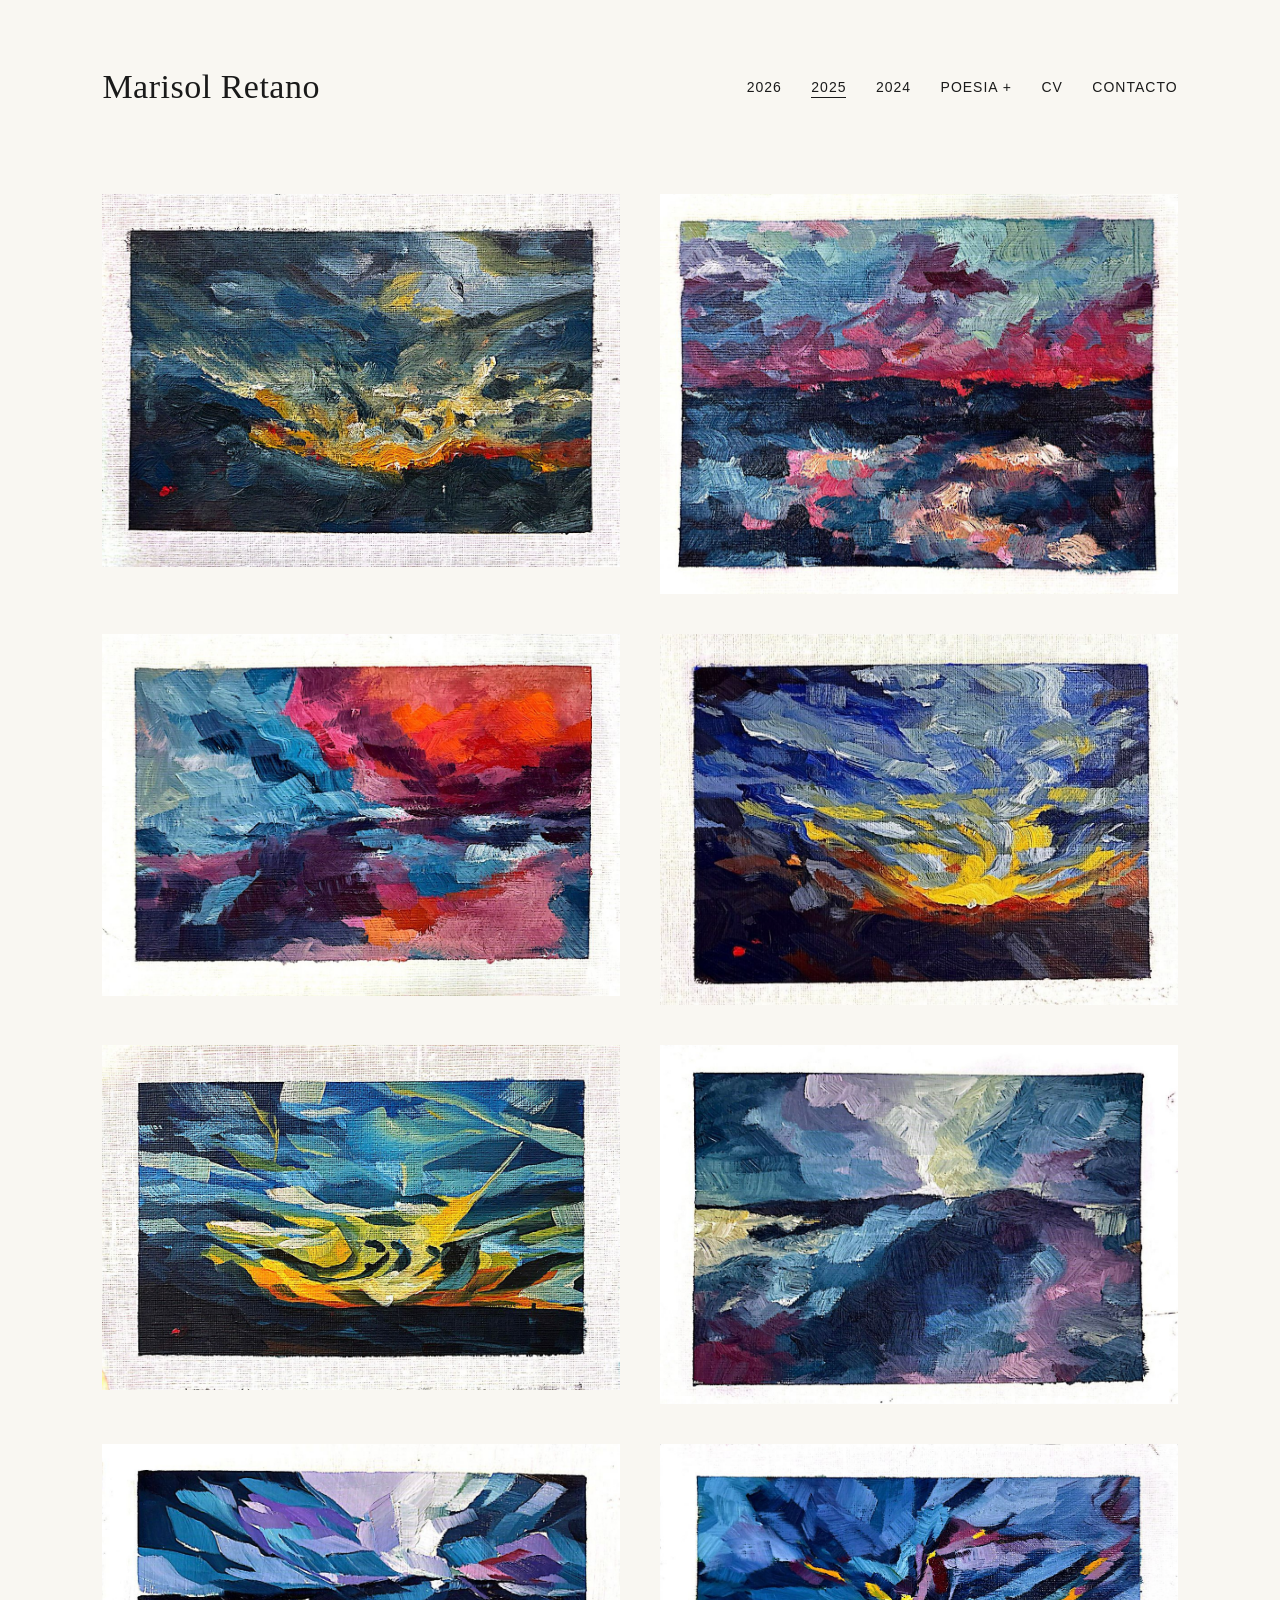
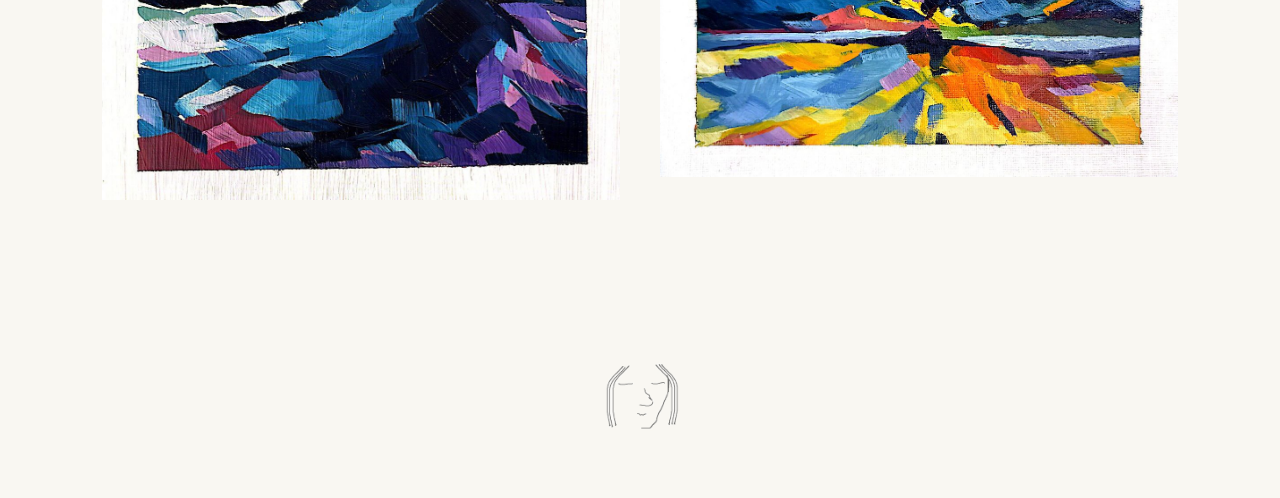
<file: index.html>
<!DOCTYPE html>
<html lang="es">
<head>
    <meta charset="UTF-8">
    <meta name="viewport" content="width=device-width, initial-scale=1.0">
    <title>Marisol Retano | 2025</title>
    <link rel="stylesheet" href="style.css">
</head>
<body>

<header>
    <div class="logo"><a href="index.html" style="text-decoration:none; color:inherit;">Marisol Retano</a></div>
    <nav>
        <a href="2026.html">2026</a>
        <a href="index.html" class="active">2025</a>
        <a href="2024.html">2024</a>
        <a href="poesia.html">Poesia +</a>
        <a href="cv.html">CV</a>
        <a href="contacto.html">Contacto</a>
    </nav>
</header>

<main>
    <section class="gallery" id="contenedor-galeria">
    </section>
</main>

<footer>
    <div class="signature-container">
        <img src="imagenes/firma.jpg" alt="Firma Retano" class="signature-icon">
    </div>
</footer>

<script>

    /* =================
       🟢OBRAS (2025)🟢
       =================*/

    const obras2025 = [
        {
            archivo: "obra25-1.jpg",
            tituloBase: "Exploraciones del azul No.1 Cobalto",
            fichaTecnica: "Exploraciones del azul<br>No.1 Cobalto<br>Óleo<br>15.5 x 22.7 cm<br>2025",
            tamano: ""
        },
        {
            archivo: "obra25-2.jpg",
            tituloBase: "Atardecer No.8",
            fichaTecnica: "Atardecer No.8<br>Óleo<br>16 x 22.4 cm<br>2025",
            tamano: ""
        },
        {
            archivo: "obra25-3.jpg",
            tituloBase: "Ecos, no.1",
            fichaTecnica: "Ecos, no.1<br>Óleo<br>14 x 22.3 cm<br>2025",
            tamano: ""
        },
        {
            archivo: "obra25-4.jpg",
            tituloBase: "Exploraciones del azul No.3 Ultramar",
            fichaTecnica: "Exploraciones del azul<br>No.3 Ultramar<br>Óleo<br>16 x 22.2 cm<br>2025",
            tamano: ""
        },
        {
            archivo: "obra25-5.jpg",
            tituloBase: "Exploraciones del azul No.2 Prusia",
            fichaTecnica: "Exploraciones del azul<br>No.2 Prusia<br>Óleo<br>15 x 23.3 cm<br>2025",
            tamano: ""
        },
        {
            archivo: "obra25-6.jpg",
            tituloBase: "Rencuentros: Ecos y tus ojos / Oscuros No.4",
            fichaTecnica: "Rencuentros:<br>Ecos y tus ojos / Oscuros No.4<br>Óleo<br>16.5 x 22.8 cm<br>2025",
            tamano: ""
        },
        {
            archivo: "obra25-7.jpg",
            tituloBase: "Rencuentros: Ecos y tus ojos / Oscuros no.2",
            fichaTecnica: "Rencuentros:<br>Ecos y tus ojos / Oscuros no.2<br>Óleo<br>14.8 x 21 cm<br>2025",
            tamano: ""
        },
        {
            archivo: "obra25-8.jpg",
            tituloBase: "Llanura no.1",
            fichaTecnica: "Llanura no.1<br>Óleo<br>17 x 25 cm<br>2025",
            tamano: ""
        }
    ];

    /*🛑 EL MOTOR 🛑*/

    const contenedor = document.getElementById('contenedor-galeria');

    obras2025.forEach(obra => {
        const cajaObra = document.createElement('div');

        if (obra.tamano !== "") {
            cajaObra.className = `item ${obra.tamano}`;
        } else {
            cajaObra.className = "item";
        }

        cajaObra.innerHTML = `
            <img src="imagenes/${obra.archivo}" alt="${obra.tituloBase}">
            <div class="overlay">
                <span>${obra.fichaTecnica}</span>
            </div>
        `;

        cajaObra.addEventListener('click', function() {
            if (this.classList.contains('active')) {
                this.classList.remove('active');
            } else {
                document.querySelectorAll('.item').forEach(i => i.classList.remove('active'));
                this.classList.add('active');
            }
        });

        contenedor.appendChild(cajaObra);
    });

    /*🛑 SEGURIDAD 🛑*/

    document.addEventListener('contextmenu', e => e.preventDefault());
    document.addEventListener('dragstart', e => { if (e.target.nodeName === 'IMG') e.preventDefault(); });
</script>

</body>
</html>
</file>
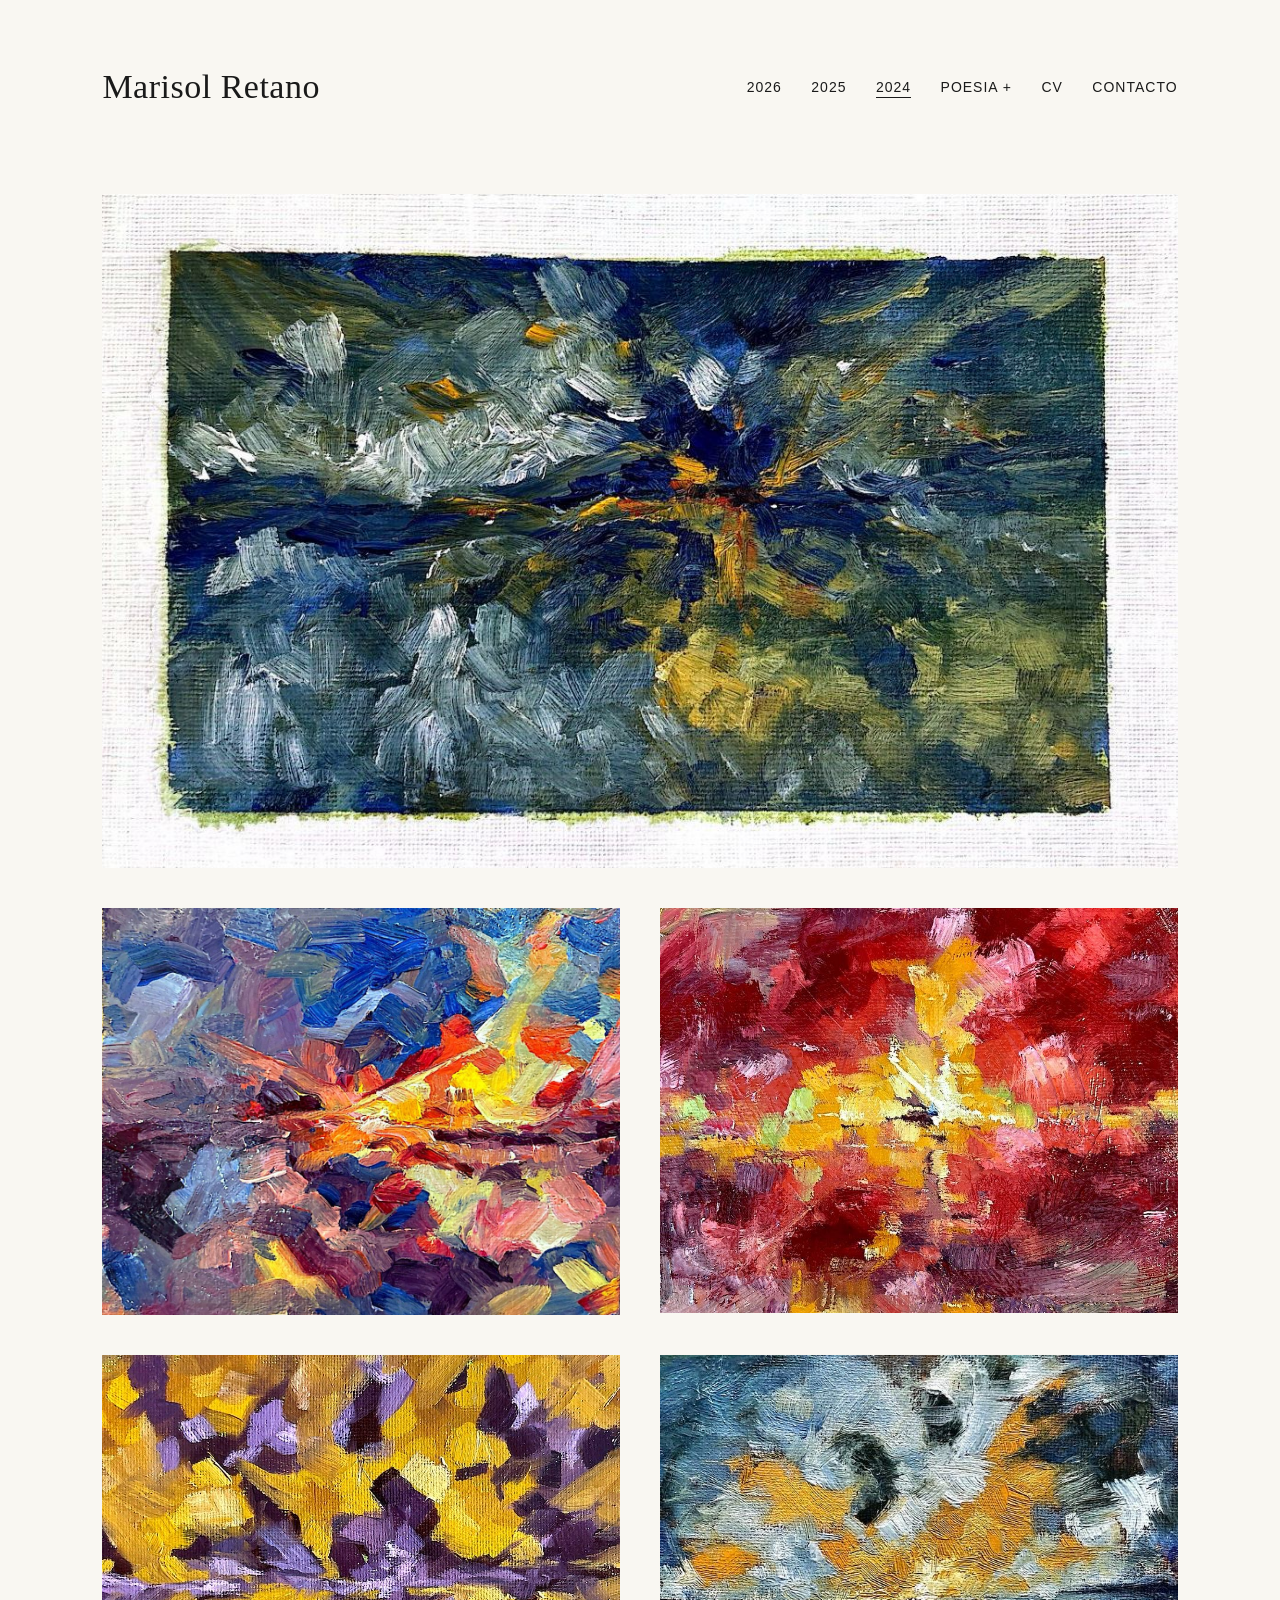
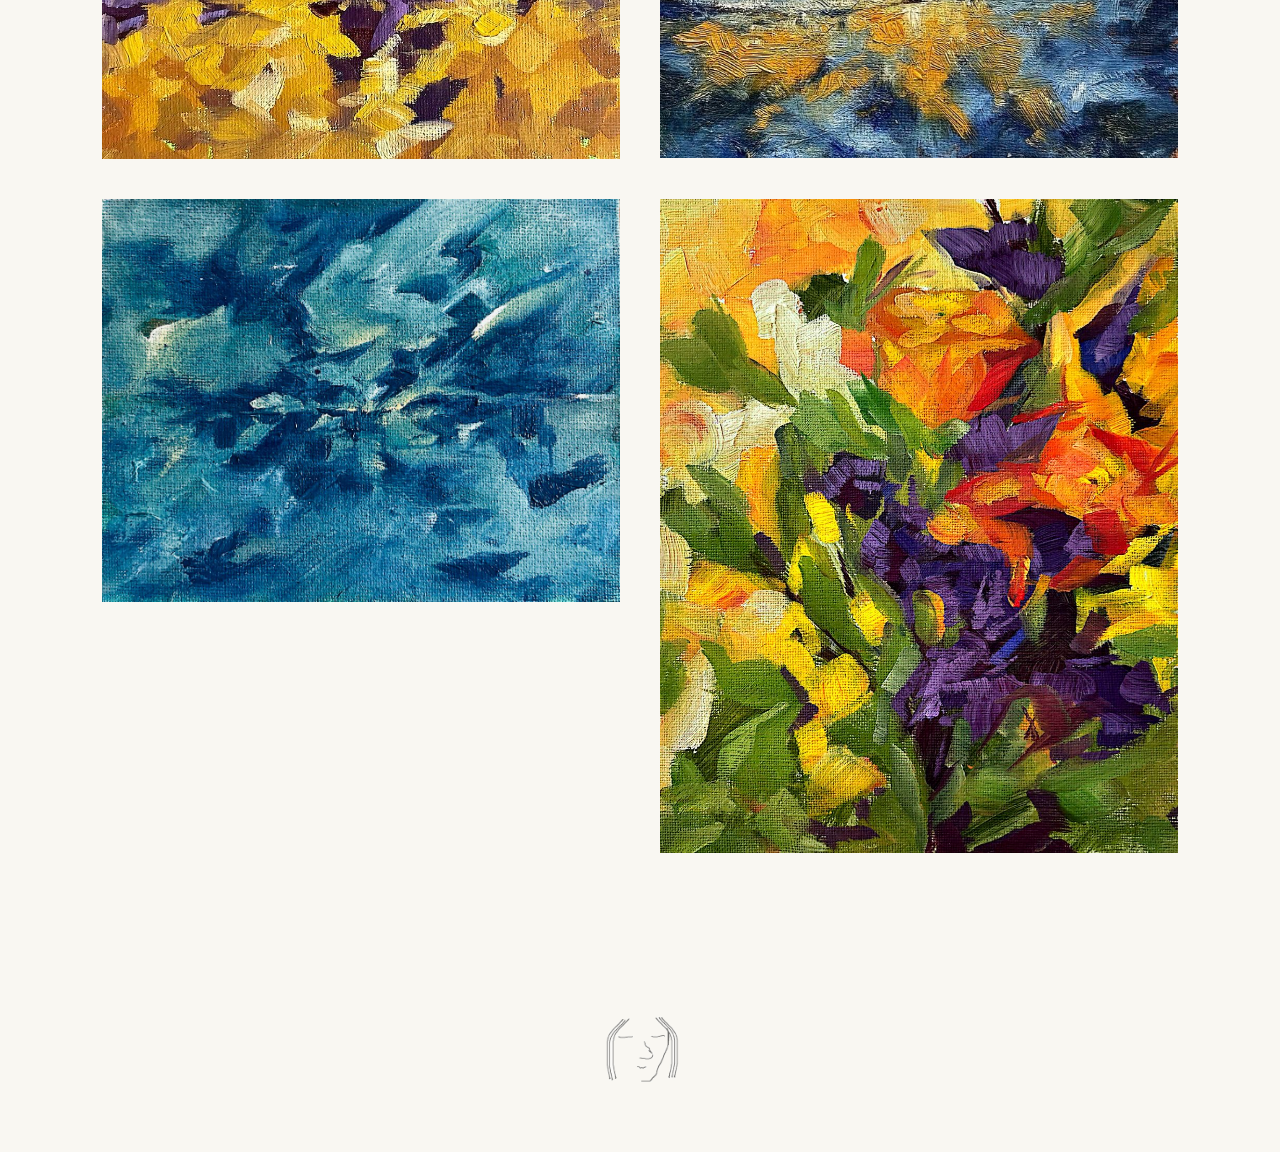
<file: 2024.html>
<!DOCTYPE html>
<html lang="es">
<head>
    <meta charset="UTF-8">
    <meta name="viewport" content="width=device-width, initial-scale=1.0">
    <title>Marisol Retano | 2024</title>
    <link rel="stylesheet" href="style.css">
</head>
<body>

<header>
    <div class="logo"><a href="index.html" style="text-decoration:none; color:inherit;">Marisol Retano</a></div>
    <nav>
        <a href="2026.html">2026</a>
        <a href="index.html">2025</a>
        <a href="2024.html" class="active">2024</a>
        <a href="poesia.html">Poesia +</a>
        <a href="cv.html">CV</a>
        <a href="contacto.html">Contacto</a>
    </nav>
</header>

<main>
    <section class="gallery" id="contenedor-galeria">
    </section>
</main>

<footer>
    <div class="signature-container">
        <img src="imagenes/firma.jpg" alt="Firma Retano" class="signature-icon">
    </div>
</footer>

<script>

    /* =================
       🟢OBRAS (2024)🟢
       =================*/

    const obras2024 = [
        {
            archivo: "obra24-1.jpg",
            tituloBase: "Margarita o Antónimo de amarillo",
            fichaTecnica: "No.5<br>Margarita o Antónimo de amarillo<br>Óleo<br>12.5 x 21.2 cm<br>2024",
            tamano: "item-large" // Hace que la imagen ocupe 2 columnas
        },
        {
            archivo: "obra24-2.jpg",
            tituloBase: "Sin título",
            fichaTecnica: "Sin título<br>Óleo sobre cartón con tela<br>12 x 15 cm<br>2024",
            tamano: "item-small" // Reduce el tamaño visualmente
        },
        {
            archivo: "obra24-3.jpg",
            tituloBase: "Exploración de Cadnio",
            fichaTecnica: "Exploración de Cadnio<br>Óleo sobre cartón con tela<br>12 x 15 cm<br>2024",
            tamano: "" // Dejar vacío para tamaño normal
        },
        {
            archivo: "obra24-4.jpg",
            tituloBase: "Exploración de ocre",
            fichaTecnica: "Exploración de ocre<br>Óleo sobre cartón con tela<br>12 x 15 cm<br>2024",
            tamano: ""
        },
        {
            archivo: "obra24-5.jpg",
            tituloBase: "Sin título",
            fichaTecnica: "Sin título<br>Óleo sobre cartón con tela<br>12 x 15 cm<br>2024",
            tamano: ""
        },
        {
            archivo: "obra24-6.jpg",
            tituloBase: "Sin título",
            fichaTecnica: "Sin título<br>Óleo sobre cartón con tela<br>12 x 15 cm<br>2024",
            tamano: ""
        },
        {
            archivo: "obra24-7.jpg",
            tituloBase: "Exploración botana n.1",
            fichaTecnica: "Exploración botana n.1<br>Óleo<br>22 x 27 cm<br>2024",
            tamano: ""
        }
    ];

    /*🛑 MOTOR 🛑*/

    const contenedor = document.getElementById('contenedor-galeria');

    obras2024.forEach(obra => {
        // 1. Crear la caja de la obra
        const cajaObra = document.createElement('div');

        // 2. Asignar clases de CSS (item + el tamaño específico si lo tiene)
        if (obra.tamano !== "") {
            cajaObra.className = `item ${obra.tamano}`;
        } else {
            cajaObra.className = "item";
        }

        // 3. Insertar la imagen y los textos
        cajaObra.innerHTML = `
            <img src="imagenes/${obra.archivo}" alt="${obra.tituloBase}">
            <div class="overlay">
                <span>${obra.fichaTecnica}</span>
            </div>
        `;

        // 4. Lógica para celulares (toque)
        cajaObra.addEventListener('click', function() {
            if (this.classList.contains('active')) {
                this.classList.remove('active');
            } else {
                // Cerramos las demás antes de abrir esta
                document.querySelectorAll('.item').forEach(i => i.classList.remove('active'));
                this.classList.add('active');
            }
        });

        // 5. Agregar la obra terminada al HTML
        contenedor.appendChild(cajaObra);
    });

    /*🛑 SEGURIDAD 🛑*/

    document.addEventListener('contextmenu', e => e.preventDefault());
    document.addEventListener('dragstart', e => { if (e.target.nodeName === 'IMG') e.preventDefault(); });

</script>

</body>
</html>
</file>
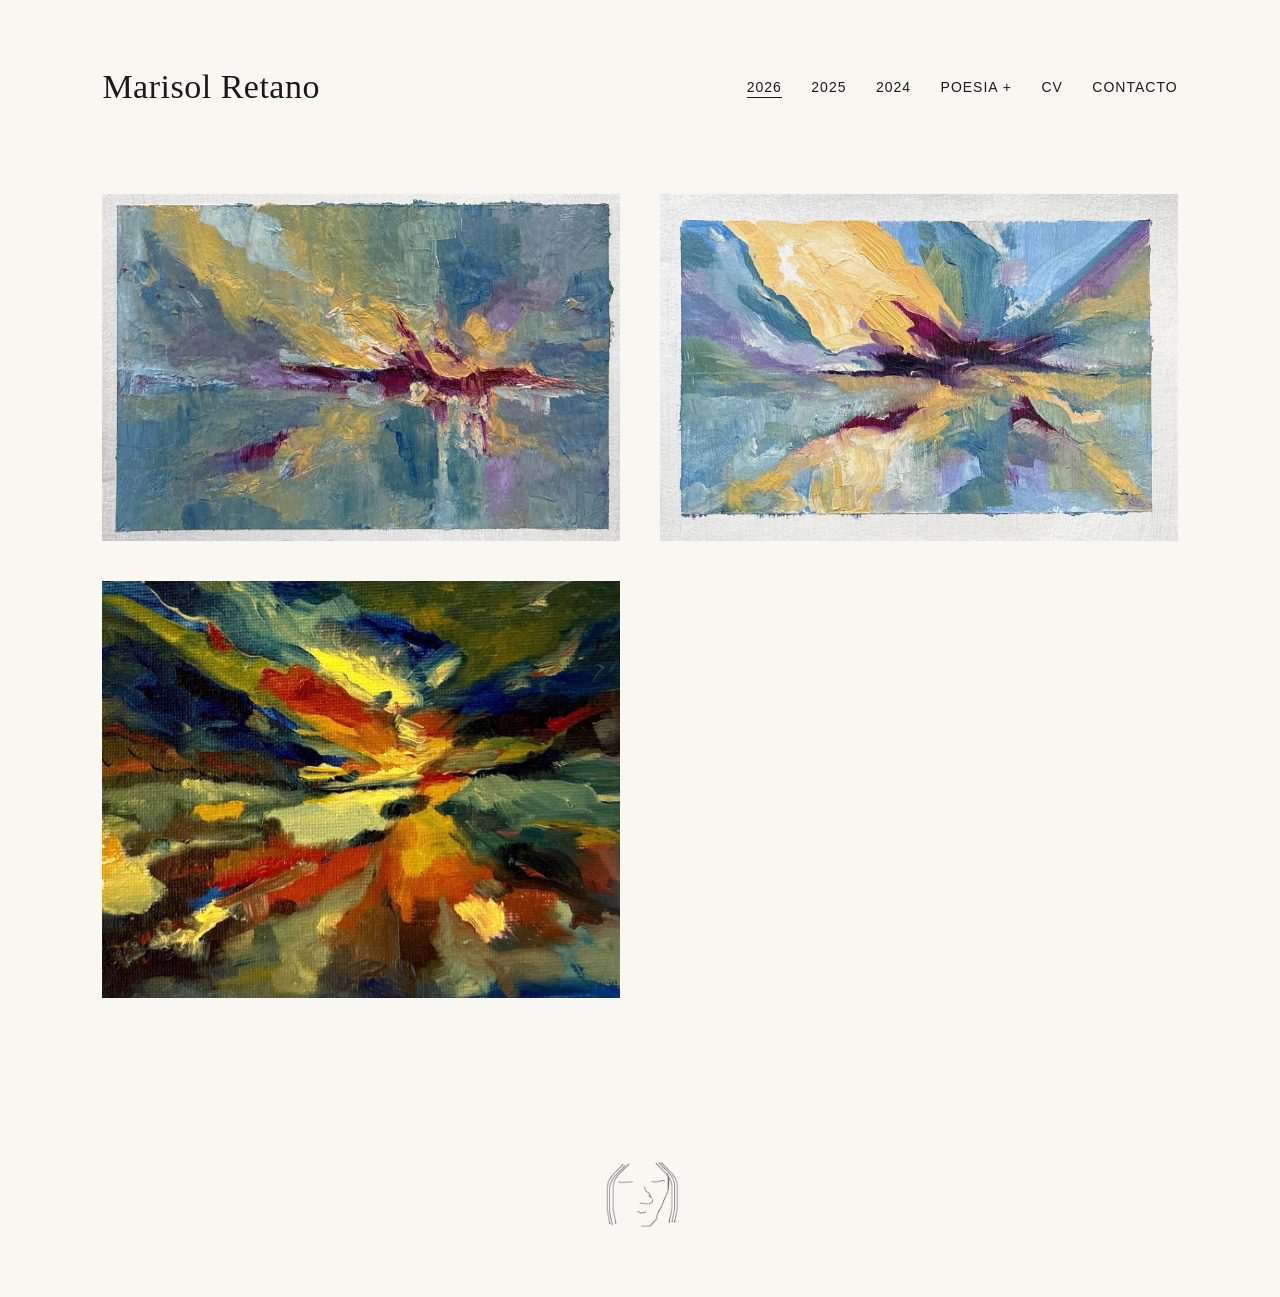
<file: 2026.html>
<!DOCTYPE html>
<html lang="es">
<head>
    <meta charset="UTF-8">
    <meta name="viewport" content="width=device-width, initial-scale=1.0">
    <title>Marisol Retano | 2026</title>
    <link rel="stylesheet" href="style.css">
</head>
<body>

<header>
    <div class="logo"><a href="index.html" style="text-decoration:none; color:inherit;">Marisol Retano</a></div>
    <nav>
        <a href="2026.html" class="active">2026</a>
        <a href="index.html">2025</a>
        <a href="2024.html">2024</a>
        <a href="poesia.html">Poesia +</a>
        <a href="cv.html">CV</a>
        <a href="contacto.html">Contacto</a>
    </nav>
</header>

<main>
    <section class="gallery" id="contenedor-galeria">
    </section>
</main>

<footer>
    <div class="signature-container">
        <img src="imagenes/firma.jpg" alt="Firma Retano" class="signature-icon">
    </div>
</footer>

<script>

    /* =================
       🟢OBRAS (2026)🟢
       =================*/

    const obras2026 = [
        {
            archivo: "obra26-2.jpg",
            tituloBase: "Recuerdos de una tarde en silencio n.2",
            fichaTecnica: "Recuerdos de una tarde en silencio n.2<br>Óleo sobre imprimación en minagris<br>11 x 18.5 cm<br>2026",
            tamano: "item-small" // Reduce el tamaño visualmente
        },
        {
            archivo: "obra26-1.jpg",
            tituloBase: "Recuerdos de una tarde en silencio n.1",
            fichaTecnica: "Recuerdos de una tarde en silencio n.1<br>Óleo sobre imprimación en minagris<br>11 x 18.5 cm<br>2026",
            tamano: "item-small"
        },
        {
            archivo: "obra26-3.jpg",
            tituloBase: "09|01|26",
            fichaTecnica: "09|01|26<br>Óleo sobre cartón con tela<br>12 x 15 cm<br>2026",
            tamano: "item-small"
        }
    ];

    /*🛑 EL MOTOR 🛑*/

    const contenedor = document.getElementById('contenedor-galeria');

    obras2026.forEach(obra => {
        const cajaObra = document.createElement('div');

        if (obra.tamano !== "") {
            cajaObra.className = `item ${obra.tamano}`;
        } else {
            cajaObra.className = "item";
        }

        cajaObra.innerHTML = `
            <img src="imagenes/${obra.archivo}" alt="${obra.tituloBase}">
            <div class="overlay">
                <span>${obra.fichaTecnica}</span>
            </div>
        `;

        cajaObra.addEventListener('click', function() {
            if (this.classList.contains('active')) {
                this.classList.remove('active');
            } else {
                document.querySelectorAll('.item').forEach(i => i.classList.remove('active'));
                this.classList.add('active');
            }
        });

        contenedor.appendChild(cajaObra);
    });

    /*🛑 SEGURIDAD 🛑*/

    document.addEventListener('contextmenu', e => e.preventDefault());
    document.addEventListener('dragstart', e => { if (e.target.nodeName === 'IMG') e.preventDefault(); });
</script>

</body>
</html>
</file>
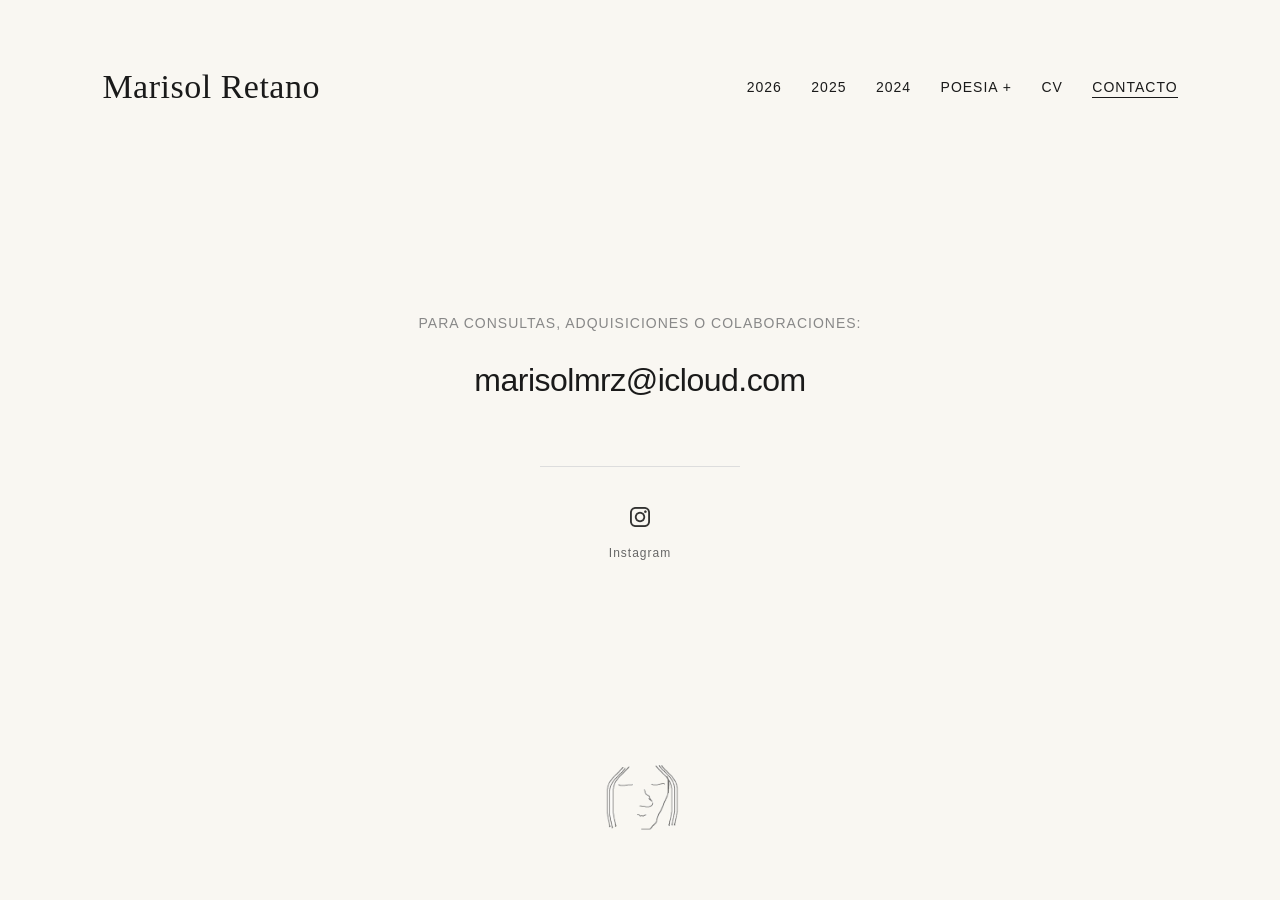
<file: contacto.html>
<!DOCTYPE html>
<html lang="es">
<head>
    <meta charset="UTF-8">
    <meta name="viewport" content="width=device-width, initial-scale=1.0">
    <title>Marisol Retano | Contacto</title>
    <link rel="stylesheet" href="style.css">
</head>
<body class="contact-page">

<header>
    <div class="logo"><a href="index.html" style="text-decoration:none; color:inherit;">Marisol Retano</a></div>
    <nav>
        <a href="2026.html">2026</a>
        <a href="index.html">2025</a>
        <a href="2024.html">2024</a>
        <a href="poesia.html">Poesia +</a>
        <a href="cv.html">CV</a>
        <a href="contacto.html" class="active">Contacto</a>
    </nav>
</header>

<main class="contact-main">
    <div class="contact-wrapper" id="contenedor-contacto">
    </div>
</main>

<footer>
    <div class="signature-container">
        <img src="imagenes/firma.jpg" alt="Firma Retano" class="signature-icon">
    </div>
</footer>

<script>

    /*🟢 CONTACTO 🟢*/

    const datosContacto = {
        mensajeIntro: "Para consultas, adquisiciones o colaboraciones:",
        correos: [
            "marisolmrz@icloud.com",
        ],
        redSocial: {
            nombre: "Instagram",
            enlace: "https://www.instagram.com/agrimpoem/",
            icono: "imagenes/instagram.png"
        }
    };

    /*🛑 EL MOTOR 🛑*/

    const contenedor = document.getElementById('contenedor-contacto');

    // Construimos la lista de correos
    let htmlCorreos = "";
    datosContacto.correos.forEach(correo => {
        htmlCorreos += `<p class="contact-email-text">${correo}</p>`;
    });

    // Inyectamos todo al HTML
    contenedor.innerHTML = `
        <div class="email-section">
            <p class="intro-text">${datosContacto.mensajeIntro}</p>
            ${htmlCorreos}
        </div>

        <div class="social-section">
            <a href="${datosContacto.redSocial.enlace}" target="_blank" class="instagram-link">
                <img src="${datosContacto.redSocial.icono}" alt="${datosContacto.redSocial.nombre} Retano" class="social-icon">
            </a>
            <p class="social-label">${datosContacto.redSocial.nombre}</p>
        </div>
    `;

    /*🛑 SEGURIDAD 🛑*/

    document.addEventListener('contextmenu', e => e.preventDefault());
    document.addEventListener('dragstart', e => { if (e.target.nodeName === 'IMG') e.preventDefault(); });
</script>

</body>
</html>
</file>
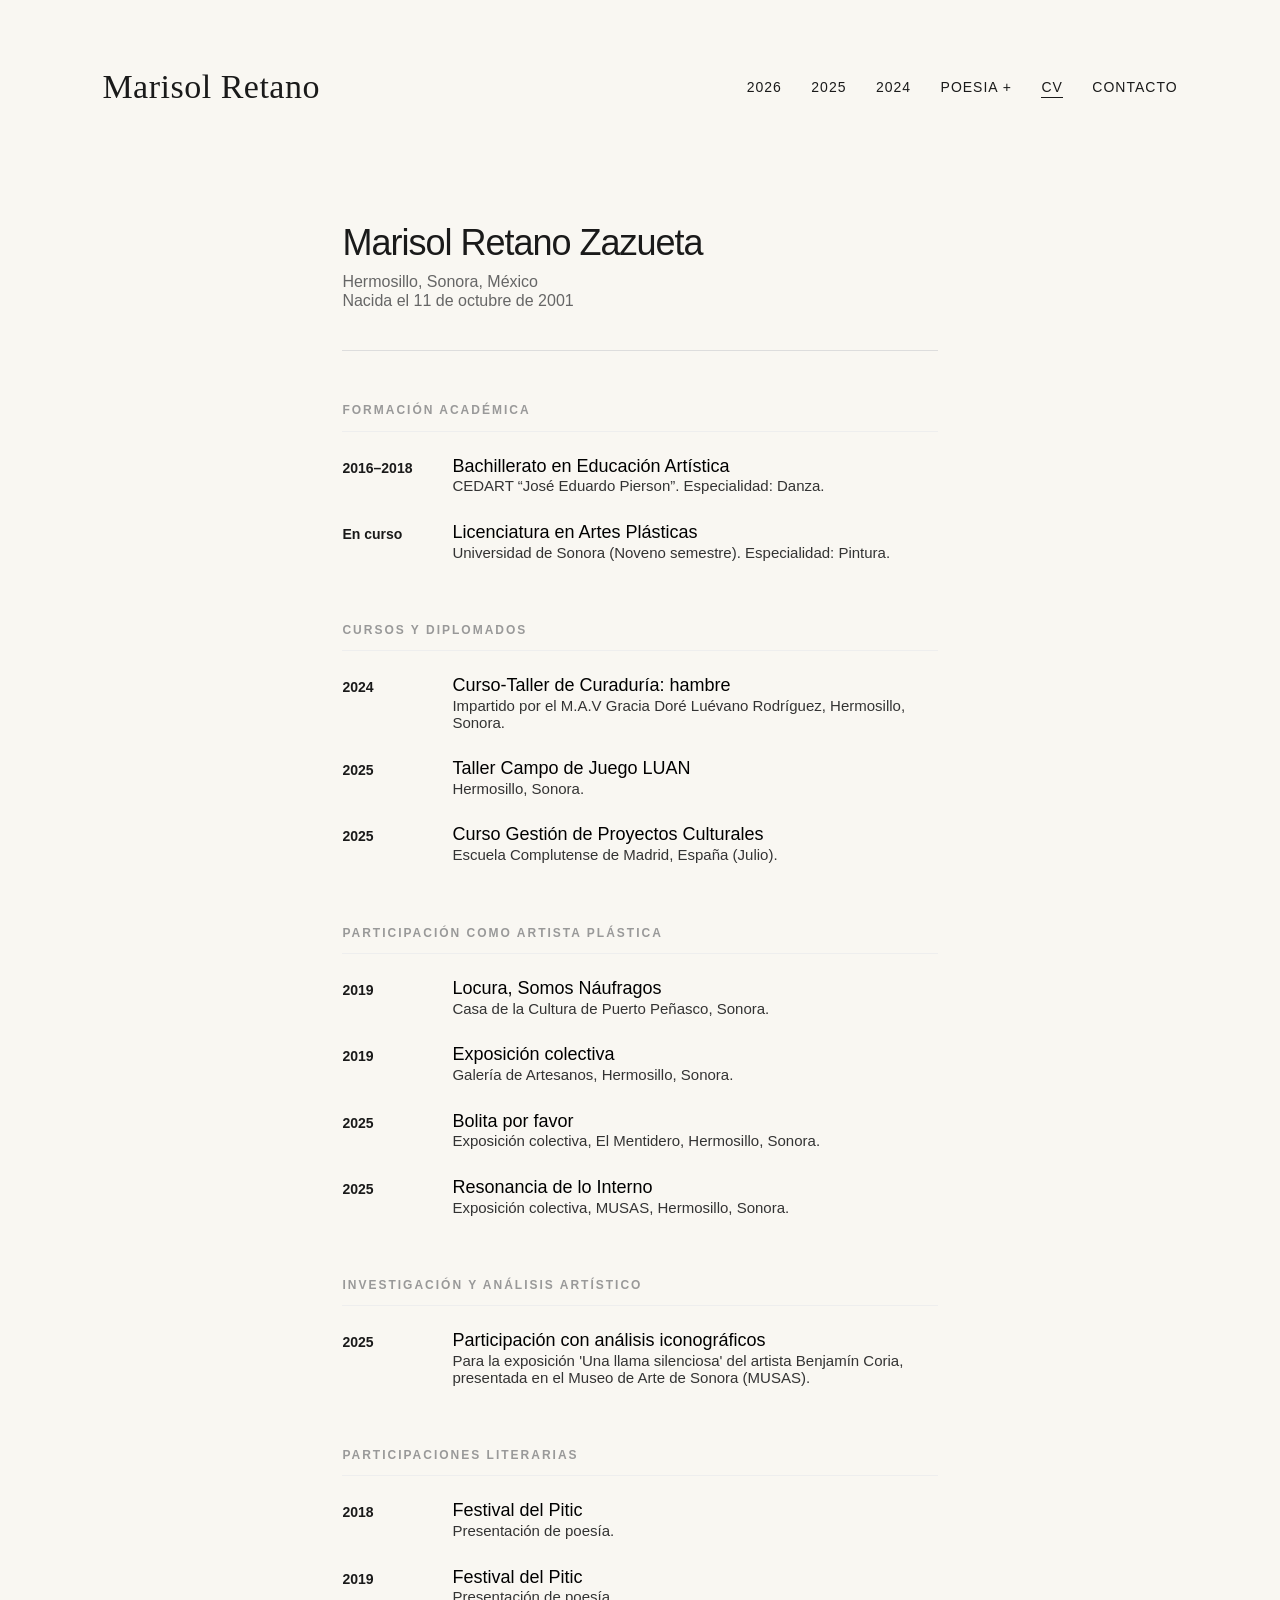
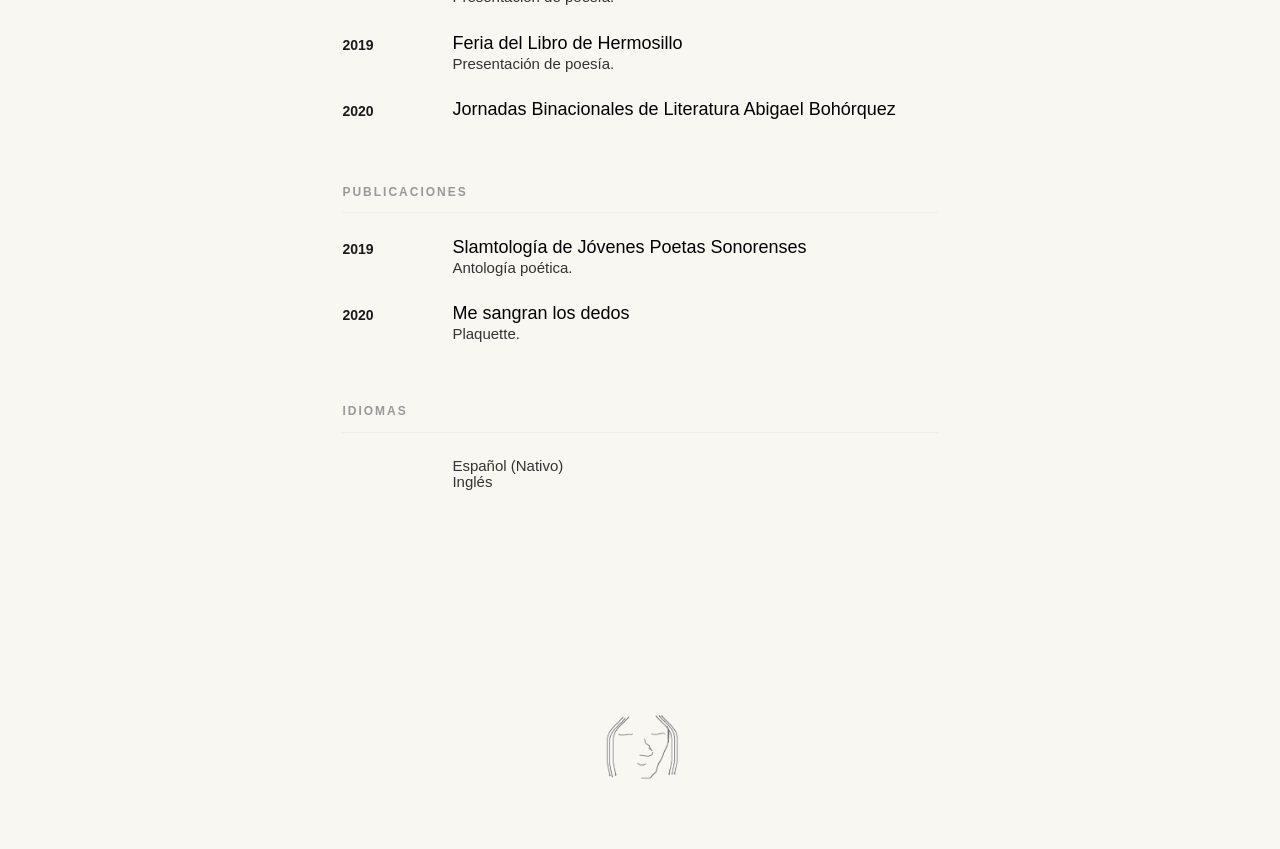
<file: cv.html>
<!DOCTYPE html>
<html lang="es">
<head>
    <meta charset="UTF-8">
    <meta name="viewport" content="width=device-width, initial-scale=1.0">
    <title>Marisol Retano | CV</title>
    <link rel="stylesheet" href="style.css">
    <style>
        /* 1. Encabezado principal compacto */
        .cv-header h1 {
            margin-bottom: 0px;
            padding-bottom: 0px;
        }
        .cv-subtitle {
            margin-top: 0px;
            line-height: 1.2;
        }

        /* 2. Items del CV: Información interna pegada */
        .cv-content {
            line-height: 1.1;
        }
        .cv-content strong {
            display: block;
            margin-bottom: 2px; /* Espacio mínimo bajo el título del evento */
        }

        /* 3. ESPACIO ENTRE AÑOS: Aquí es donde separamos cada bloque */
        .cv-row {
            margin-bottom: 28px; /* Aumentamos este valor para separar los años */
            display: flex;
        }
    </style>
</head>
<body class="cv-page">

<header>
    <div class="logo"><a href="index.html" style="text-decoration:none; color:inherit;">Marisol Retano</a></div>
    <nav>
        <a href="2026.html">2026</a>
        <a href="index.html">2025</a>
        <a href="2024.html">2024</a>
        <a href="poesia.html">Poesia +</a>
        <a href="cv.html" class="active">CV</a>
        <a href="contacto.html">Contacto</a>
    </nav>
</header>

<main class="cv-container">

    <div class="cv-header">
        <h1>Marisol Retano Zazueta</h1>
        <div class="cv-subtitle">
            Hermosillo, Sonora, México<br>
            Nacida el 11 de octubre de 2001
        </div>
    </div>

    <hr class="cv-divider">

    <div id="contenedor-cv">
    </div>

</main>

<footer>
    <div class="signature-container">
        <img src="imagenes/firma.jpg" alt="Firma Retano" class="signature-icon">
    </div>
</footer>

<script>

    /* 🟢 CV 🟢 */

    const datosCV = [
        {
            categoria: "Formación Académica",
            items: [
                { anio: "2016–2018", descripcion: "<strong>Bachillerato en Educación Artística</strong>CEDART “José Eduardo Pierson”. Especialidad: Danza." },
                { anio: "En curso", descripcion: "<strong>Licenciatura en Artes Plásticas</strong>Universidad de Sonora (Noveno semestre). Especialidad: Pintura." }
            ]
        },
        {
            categoria: "Cursos y Diplomados",
            items: [
                { anio: "2024", descripcion: "<strong>Curso-Taller de Curaduría: hambre</strong>Impartido por el M.A.V Gracia Doré Luévano Rodríguez, Hermosillo, Sonora." },
                { anio: "2025", descripcion: "<strong>Taller Campo de Juego LUAN</strong>Hermosillo, Sonora." },
                { anio: "2025", descripcion: "<strong>Curso Gestión de Proyectos Culturales</strong>Escuela Complutense de Madrid, España (Julio)." }
            ]
        },
        {
            categoria: "Participación como Artista Plástica",
            items: [
                { anio: "2019", descripcion: "<strong>Locura, Somos Náufragos</strong>Casa de la Cultura de Puerto Peñasco, Sonora." },
                { anio: "2019", descripcion: "<strong>Exposición colectiva</strong>Galería de Artesanos, Hermosillo, Sonora." },
                { anio: "2025", descripcion: "<strong>Bolita por favor</strong>Exposición colectiva, El Mentidero, Hermosillo, Sonora." },
                { anio: "2025", descripcion: "<strong>Resonancia de lo Interno</strong>Exposición colectiva, MUSAS, Hermosillo, Sonora." }
            ]
        },
        {
            categoria: "Investigación y Análisis Artístico",
            items: [
                { anio: "2025", descripcion: "<strong>Participación con análisis iconográficos</strong>Para la exposición 'Una llama silenciosa' del artista Benjamín Coria, presentada en el Museo de Arte de Sonora (MUSAS)." }
            ]
        },
        {
            categoria: "Participaciones Literarias",
            items: [
                { anio: "2018", descripcion: "<strong>Festival del Pitic</strong>Presentación de poesía." },
                { anio: "2019", descripcion: "<strong>Festival del Pitic</strong>Presentación de poesía." },
                { anio: "2019", descripcion: "<strong>Feria del Libro de Hermosillo</strong>Presentación de poesía." },
                { anio: "2020", descripcion: "<strong>Jornadas Binacionales de Literatura Abigael Bohórquez</strong>" }
            ]
        },
        {
            categoria: "Publicaciones",
            items: [
                { anio: "2019", descripcion: "<strong>Slamtología de Jóvenes Poetas Sonorenses</strong>Antología poética." },
                { anio: "2020", descripcion: "<strong>Me sangran los dedos</strong>Plaquette." }
            ]
        },
        {
            categoria: "Idiomas",
            items: [
                { anio: "", descripcion: "Español (Nativo)<br>Inglés" }
            ]
        }
    ];

    /* 🛑 MOTOR 🛑*/

    const contenedor = document.getElementById('contenedor-cv');
    datosCV.forEach(seccion => {
        const bloqueSeccion = document.createElement('section');
        bloqueSeccion.className = "cv-section";
        let htmlInterno = `<h3 class="cv-category">${seccion.categoria}</h3>`;
        seccion.items.forEach(item => {
            htmlInterno += `
                <div class="cv-row">
                    <div class="cv-year">${item.anio}</div>
                    <div class="cv-content">${item.descripcion}</div>
                </div>`;
        });
        bloqueSeccion.innerHTML = htmlInterno;
        contenedor.appendChild(bloqueSeccion);
    });

    document.addEventListener('contextmenu', e => e.preventDefault());
</script>

</body>
</html>
</file>
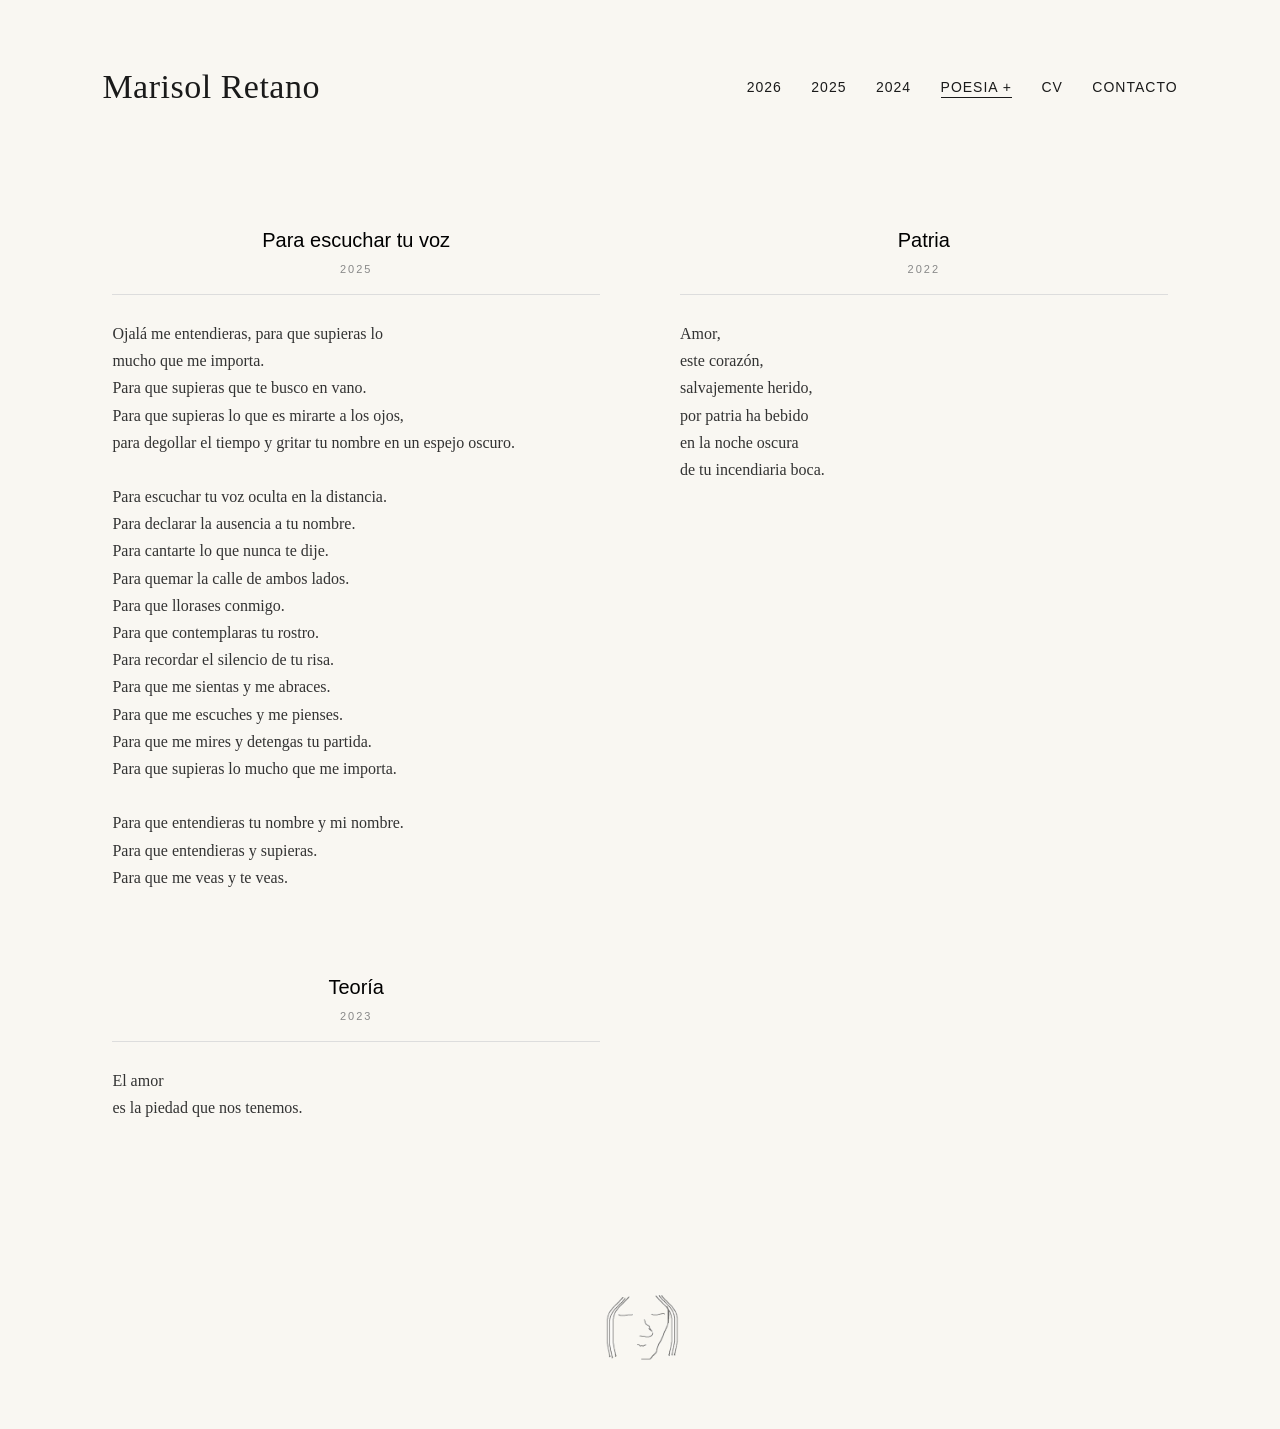
<file: poesia.html>
<!DOCTYPE html>
<html lang="es">
<head>
    <meta charset="UTF-8">
    <meta name="viewport" content="width=device-width, initial-scale=1.0">
    <title>Marisol Retano | Poesía</title>
    <link rel="stylesheet" href="style.css">
</head>
<body>

<header>
    <div class="logo"><a href="index.html" style="text-decoration:none; color:inherit;">Marisol Retano</a></div>
    <nav>
        <a href="2026.html">2026</a>
        <a href="index.html">2025</a>
        <a href="2024.html">2024</a>
        <a href="poesia.html" class="active">Poesia +</a>
        <a href="cv.html">CV</a>
        <a href="contacto.html">Contacto</a>
    </nav>
</header>

<main>
    <div class="poetry-grid" id="contenedor-poesia">
    </div>
</main>

<footer>
    <div class="signature-container">
        <img src="imagenes/firma.jpg" alt="Firma Retano" class="signature-icon">
    </div>
</footer>

<script>

    /*🟢 POEMAS 🟢*/

    const poemas = [
        {
            titulo: "Para escuchar tu voz",
            anio: "2025",
            // Usamos las comillas invertidas (`) para poder dar "Enter" libremente en el texto
            contenido: `
                <p>
                    Ojalá me entendieras, para que supieras lo<br>
                    mucho que me importa.<br>
                    Para que supieras que te busco en vano.<br>
                    Para que supieras lo que es mirarte a los ojos,<br>
                    para degollar el tiempo y gritar tu nombre en un espejo oscuro.
                </p>
                <br>
                <p>
                    Para escuchar tu voz oculta en la distancia.<br>
                    Para declarar la ausencia a tu nombre.<br>
                    Para cantarte lo que nunca te dije.<br>
                    Para quemar la calle de ambos lados.<br>
                    Para que llorases conmigo.<br>
                    Para que contemplaras tu rostro.<br>
                    Para recordar el silencio de tu risa.<br>
                    Para que me sientas y me abraces.<br>
                    Para que me escuches y me pienses.<br>
                    Para que me mires y detengas tu partida.<br>
                    Para que supieras lo mucho que me importa.
                </p>
                <br>
                <p>
                    Para que entendieras tu nombre y mi nombre.<br>
                    Para que entendieras y supieras.<br>
                    Para que me veas y te veas.
                </p>
            `
        },
        {
            titulo: "Patria",
            anio: "2022",
            contenido: `
                <p>
                    Amor,<br>
                    este corazón,<br>
                    salvajemente herido,<br>
                    por patria ha bebido<br>
                    en la noche oscura<br>
                    de tu incendiaria boca.
                </p>
            `
        },
        {
            titulo: "Teoría",
            anio: "2023",
            contenido: `
                <p>
                    El amor<br>
                    es la piedad que nos tenemos.
                </p>
            `
        }
    ];

    /*🛑 MOTOR 🛑*/

    const contenedor = document.getElementById('contenedor-poesia');

    poemas.forEach(poema => {
        const tarjetaPoema = document.createElement('article');
        tarjetaPoema.className = "poem-card";

        tarjetaPoema.innerHTML = `
            <div class="poem-header">
                <h2 class="poem-title">${poema.titulo}</h2>
                <div class="poem-meta">${poema.anio}</div>
            </div>
            <div class="poem-content">
                ${poema.contenido}
            </div>
        `;

        contenedor.appendChild(tarjetaPoema);
    });

    document.addEventListener('contextmenu', e => e.preventDefault());
    document.addEventListener('dragstart', e => { if (e.target.nodeName === 'IMG') e.preventDefault(); });
</script>

</body>
</html>
</file>
<file: style.css>
/* =========================================
   1. RESETEO Y CONFIGURACIÓN BASE
   ========================================= */
* {
    margin: 0;
    padding: 0;
    box-sizing: border-box;
}

html {
    scroll-behavior: smooth;
}

body {
    background-color: #F9F7F2; /* Crema minimalista */
    font-family: 'Helvetica Neue', Helvetica, Arial, sans-serif;
    color: #1a1a1a;
    line-height: 1.6;
    min-height: 100vh;
    display: flex;
    flex-direction: column;

    /* SEGURIDAD GLOBAL: Bloquea la selección en todo el sitio */
    -webkit-user-select: none;
    -moz-user-select: none;
    -ms-user-select: none;
    user-select: none;

    /* Evita el parpadeo azul al tocar en móviles */
    -webkit-tap-highlight-color: transparent;
}

/* =========================================
   2. ENCABEZADO (HEADER)
   ========================================= */
header {
    display: flex;
    justify-content: space-between;
    align-items: center;
    padding: 60px 8%;
    background-color: #F9F7F2;
    position: sticky;
    top: 0;
    z-index: 100;
}

/* LOGO: Times New Roman, elegante */
.logo {
    font-family: 'Times New Roman', Times, serif;
    font-size: 34px;
    font-weight: 400;
    letter-spacing: 0.5px;
}

nav a {
    text-decoration: none;
    color: #1a1a1a;
    margin-left: 25px;
    font-size: 14px;
    text-transform: uppercase;
    letter-spacing: 1px;
    transition: opacity 0.3s ease;
}

nav a:hover {
    opacity: 0.5;
}

nav a.active {
    border-bottom: 1px solid #1a1a1a;
    padding-bottom: 2px;
    opacity: 1;
}

/* =========================================
   3. GALERÍA PRINCIPAL (OBRAS)
   ========================================= */
main {
    flex: 1;
}

.gallery {
    display: grid;
    grid-template-columns: 1fr 1fr;
    gap: 40px;
    padding: 20px 8% 100px 8%;
    max-width: 1400px;
    margin: 0 auto;
}

/* CLASE PARA OBRAS GRANDES (Margarita) */
@media (min-width: 769px) {
    .item-large {
        grid-column: span 2;
    }
}

.item {
    position: relative;
    overflow: hidden;
    cursor: pointer;
    width: 100%;
}

/* Escudo protector invisible */
.item::after {
    content: "";
    position: absolute;
    top: 0;
    left: 0;
    width: 100%;
    height: 100%;
    z-index: 5;
    background: transparent;
}

.item img {
    width: 100%;
    height: auto;
    display: block;
    transition: opacity 0.4s ease, filter 0.4s ease;
    pointer-events: none; /* Evita arrastrar la imagen */
    -webkit-touch-callout: none;
}

.overlay {
    position: absolute;
    top: 0;
    left: 0;
    width: 100%;
    height: 100%;
    display: flex;
    justify-content: center;
    align-items: center;
    opacity: 0;
    transition: opacity 0.4s ease;
    padding: 20px;
    z-index: 10;
    background-color: rgba(249, 247, 242, 0.85);
}

.overlay span {
    text-align: center;
    font-size: 18px;
    color: #1a1a1a;
}

/* --- INTERACCIÓN (Mouse y Toque en Móvil) --- */
/* Se activa si pasas el mouse (:hover) O si tiene la clase .active (toque) */

.item:hover img,
.item.active img {
    opacity: 0.2;
}

.item:hover .overlay,
.item.active .overlay {
    opacity: 1;
}

/* =========================================
   4. SECCIÓN POESÍA
   ========================================= */
.poetry-grid {
    display: grid;
    grid-template-columns: 1fr 1fr;
    gap: 60px;
    padding: 40px 8% 100px 8%;
    max-width: 1400px;
    margin: 0 auto;
    align-items: start;
}

.poem-card {
    background-color: transparent;
    padding: 10px;
}

.poem-header {
    margin-bottom: 25px;
    text-align: center;
    border-bottom: 1px solid #ddd;
    padding-bottom: 15px;
}

.poem-title {
    font-family: 'Helvetica Neue', sans-serif;
    font-size: 20px;
    font-weight: 500;
    margin-bottom: 5px;
    color: #000;
}

.poem-meta {
    font-family: 'Helvetica Neue', sans-serif;
    font-size: 11px;
    color: #888;
    text-transform: uppercase;
    letter-spacing: 2px;
}

.poem-content {
    font-family: 'Georgia', serif;
    font-size: 16px;
    line-height: 1.7;
    color: #333;
    text-align: left;
}

/* =========================================
   5. SECCIÓN CV
   ========================================= */
.cv-container {
    max-width: 800px;
    margin: 0 auto;
    padding: 40px 8% 100px 8%;
}

.cv-header {
    margin-bottom: 40px;
}

.cv-header h1 {
    font-size: 36px;
    letter-spacing: -1px;
    margin-bottom: 10px;
    font-weight: 500;
}

.cv-subtitle {
    font-size: 16px;
    color: #666;
    line-height: 1.5;
}

.cv-divider {
    border: 0;
    border-top: 1px solid #ddd;
    margin-bottom: 50px;
}

.cv-section {
    margin-bottom: 60px;
}

.cv-category {
    font-size: 12px;
    text-transform: uppercase;
    letter-spacing: 2px;
    color: #999;
    margin-bottom: 25px;
    border-bottom: 1px solid #eee;
    padding-bottom: 10px;
}

.cv-row {
    display: flex;
    margin-bottom: 20px;
}

.cv-year {
    width: 110px;
    font-weight: bold;
    font-size: 14px;
    color: #1a1a1a;
    flex-shrink: 0;
}

.cv-content {
    font-size: 15px;
    color: #333;
    line-height: 1.6;
}

.cv-content strong {
    color: #000;
    font-weight: 500;
    font-size: 18px;
    display: block;
    margin-bottom: 4px;
}

/* =========================================
   6. SECCIÓN CONTACTO
   ========================================= */
.contact-page {
    display: flex;
    flex-direction: column;
    min-height: 100vh;
}

.contact-main {
    flex: 1;
    display: flex;
    align-items: center;
    justify-content: center;
    padding: 60px 20px;
}

.contact-wrapper {
    text-align: center;
}

.email-section {
    margin-bottom: 60px;
}

.email-section .intro-text {
    margin-bottom: 20px;
    font-size: 14px;
    color: #888;
    text-transform: uppercase;
    letter-spacing: 1px;
}

/* TEXTO SELECCIONABLE PARA CORREOS */
.contact-email-text {
    display: block;
    font-size: clamp(20px, 4vw, 32px);
    color: #1a1a1a;
    letter-spacing: -0.5px;
    margin-bottom: 15px;
    cursor: text;
    -webkit-user-select: text;
    -moz-user-select: text;
    -ms-user-select: text;
    user-select: text;
}

/* Instagram */
.social-section {
    margin-top: 40px;
    padding-top: 40px;
    border-top: 1px solid #ddd;
    width: 100%;
    max-width: 200px;
    margin-left: auto;
    margin-right: auto;
}

.social-icon {
    width: 20px; /* Tamaño minimalista */
    height: auto;
    opacity: 0.8;
    transition: transform 0.3s ease, opacity 0.3s ease;
    margin-bottom: 10px;
}

.social-icon:hover {
    transform: scale(1.1);
    opacity: 1;
}

.social-label {
    font-size: 12px;
    color: #666;
    letter-spacing: 1px;
}

/* =========================================
   7. PIE DE PÁGINA (FOOTER)
   ========================================= */
footer {
    padding: 60px 0;
    text-align: center;
    flex-shrink: 0;
}

/* FIRMA */
.signature-icon {
    width: 80px;
    height: auto;
    opacity: 0.6;
    transition: transform 0.3s ease, opacity 0.3s ease;
    cursor: pointer;
}

.signature-icon:hover {
    transform: scale(1.1);
    opacity: 1;
}

/* =========================================
   8. RESPONSIVIDAD (MÓVILES)
   ========================================= */
@media (max-width: 768px) {
    header { flex-direction: column; gap: 25px; padding: 40px 5%; }
    nav a { margin: 0 10px; }

    .gallery, .poetry-grid { grid-template-columns: 1fr; gap: 40px; }

    .cv-row { flex-direction: column; margin-bottom: 30px; }
    .cv-year { margin-bottom: 5px; opacity: 0.6; }
}
</file>
